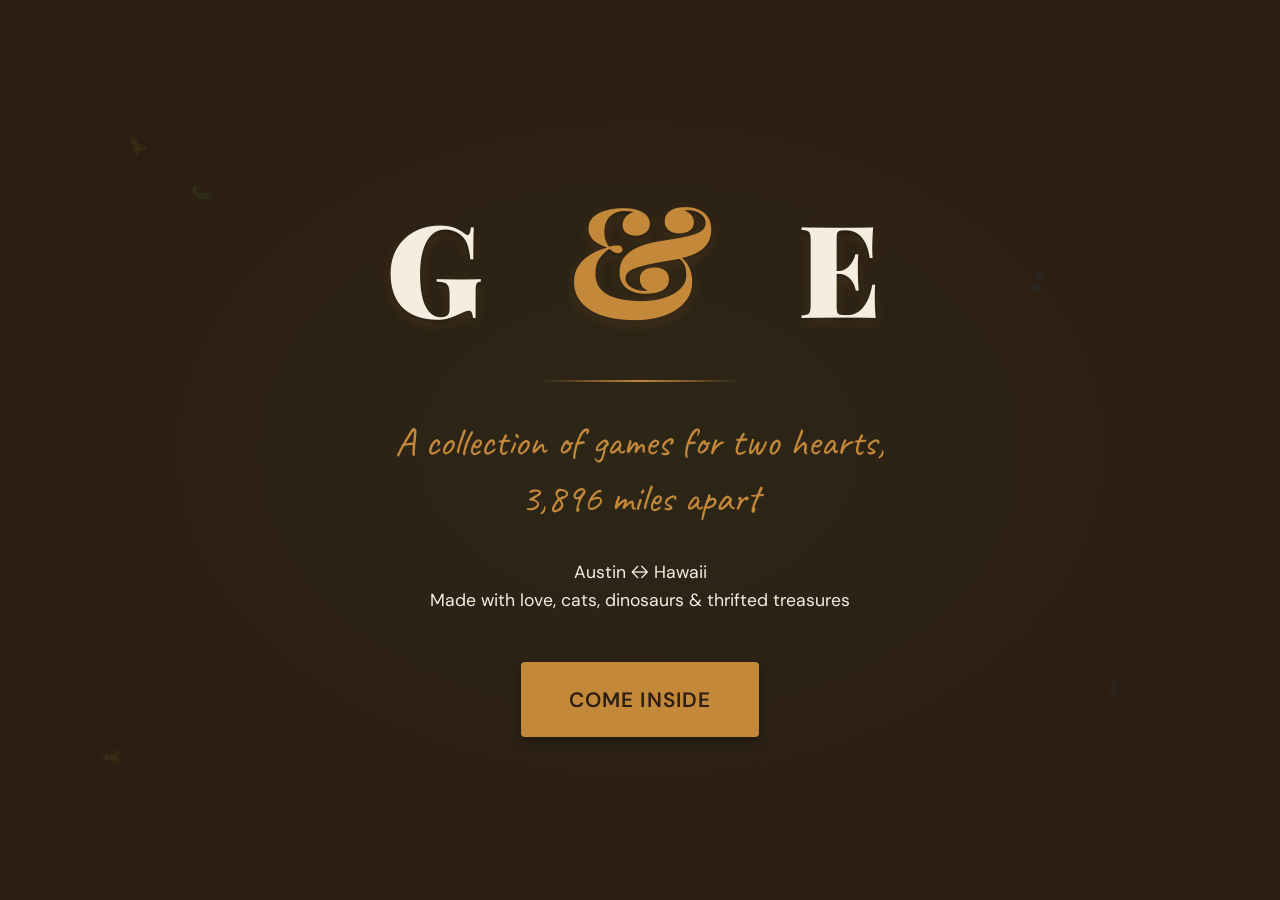
<file: index.html>
<!DOCTYPE html>
<html lang="en">
<head>
  <meta charset="UTF-8">
  <meta name="viewport" content="width=device-width, initial-scale=1.0">
  <title>G & E – A Gift for Us</title>
  <link rel="preconnect" href="https://fonts.googleapis.com">
  <link rel="preconnect" href="https://fonts.gstatic.com" crossorigin>
  <link href="https://fonts.googleapis.com/css2?family=Playfair+Display:wght@900&family=DM+Sans:wght@400;600;700&family=Caveat:wght@400;700&display=swap" rel="stylesheet">
  <link rel="stylesheet" href="styles.css">
  <style>
    .reveal-page {
      min-height: 100vh;
      display: flex;
      flex-direction: column;
      align-items: center;
      justify-content: center;
      text-align: center;
      padding: var(--spacing-lg);
      background: 
        radial-gradient(ellipse at center, rgba(45, 74, 46, 0.2) 0%, transparent 70%),
        var(--espresso);
      position: relative;
    }

    .reveal-content {
      max-width: 600px;
      opacity: 0;
      animation: fadeIn 2s ease-out 0.3s forwards;
    }

    .logo {
      font-family: var(--font-display);
      font-size: clamp(4rem, 12vw, 8rem);
      font-weight: 900;
      color: var(--cream);
      letter-spacing: 0.1em;
      margin-bottom: var(--spacing-md);
      text-shadow: 
        0 2px 4px rgba(0, 0, 0, 0.3),
        0 4px 12px rgba(196, 136, 58, 0.2);
      animation: pulse 3s ease-in-out infinite;
    }

    .ampersand {
      color: var(--amber);
      font-size: 1.2em;
      display: inline-block;
      margin: 0 0.2em;
    }

    .tagline {
      font-family: var(--font-handwritten);
      font-size: clamp(1.5rem, 4vw, 2.5rem);
      color: var(--amber);
      margin-bottom: var(--spacing-lg);
      opacity: 0;
      animation: fadeIn 2s ease-out 1s forwards;
      line-height: 1.4;
    }

    .subtitle {
      font-family: var(--font-body);
      font-size: 1.1rem;
      color: var(--cream);
      opacity: 0.8;
      margin-bottom: var(--spacing-xl);
      opacity: 0;
      animation: fadeIn 2s ease-out 1.5s forwards;
    }

    .enter-btn {
      opacity: 0;
      animation: fadeIn 1.5s ease-out 2s forwards;
      font-size: 1.3rem;
      padding: var(--spacing-md) var(--spacing-xl);
      letter-spacing: 0.05em;
      text-transform: uppercase;
    }

    .decorative-line {
      width: 200px;
      height: 2px;
      background: linear-gradient(
        90deg,
        transparent 0%,
        var(--amber) 50%,
        transparent 100%
      );
      margin: var(--spacing-lg) auto;
      opacity: 0;
      animation: fadeIn 2s ease-out 1.2s forwards;
    }

    /* Easter egg: tiny dinosaur footprints scattered around */
    .footprint {
      position: absolute;
      width: 20px;
      height: 20px;
      opacity: 0.1;
      color: var(--forest);
    }

    .footprint-1 { top: 15%; left: 10%; transform: rotate(25deg); }
    .footprint-2 { top: 20%; left: 15%; transform: rotate(-15deg); }
    .footprint-3 { top: 75%; right: 12%; transform: rotate(45deg); }
    .footprint-4 { bottom: 15%; left: 8%; transform: rotate(-30deg); }
    .footprint-5 { top: 30%; right: 18%; transform: rotate(60deg); }
  </style>
</head>
<body>
  <div class="reveal-page">
    <!-- Dinosaur footprints easter egg -->
    <div class="footprint footprint-1">🦖</div>
    <div class="footprint footprint-2">🦕</div>
    <div class="footprint footprint-3">🐾</div>
    <div class="footprint footprint-4">🦖</div>
    <div class="footprint footprint-5">🐾</div>

    <div class="reveal-content">
      <h1 class="logo">
        G <span class="ampersand">&</span> E
      </h1>
      
      <div class="decorative-line"></div>
      
      <p class="tagline">
        A collection of games for two hearts,<br>
        3,896 miles apart
      </p>
      
      <p class="subtitle">
        Austin ↔ Hawaii<br>
        Made with love, cats, dinosaurs & thrifted treasures
      </p>
      
      <button class="btn btn-primary enter-btn" onclick="enterSite()">
        Come Inside
      </button>
    </div>
  </div>

  <script>
    function enterSite() {
      // Store that they've seen the reveal
      localStorage.setItem('ge_revealed', 'true');
      
      // Check if already authenticated
      const isAuthenticated = localStorage.getItem('ge_authenticated');
      
      if (isAuthenticated === 'true') {
        window.location.href = 'hub.html';
      } else {
        window.location.href = 'enter.html';
      }
    }

    // If they've already seen the reveal and are authenticated, redirect to hub
    window.addEventListener('DOMContentLoaded', () => {
      const revealed = localStorage.getItem('ge_revealed');
      const authenticated = localStorage.getItem('ge_authenticated');
      
      // Always show the reveal page on direct navigation to index
      // but make the animation faster if they've seen it before
      if (revealed === 'true') {
        document.querySelector('.reveal-content').style.animationDuration = '0.8s';
        document.querySelector('.tagline').style.animationDuration = '0.8s';
        document.querySelector('.subtitle').style.animationDuration = '0.8s';
        document.querySelector('.enter-btn').style.animationDuration = '0.8s';
      }
    });
  </script>
</body>
</html>
</file>
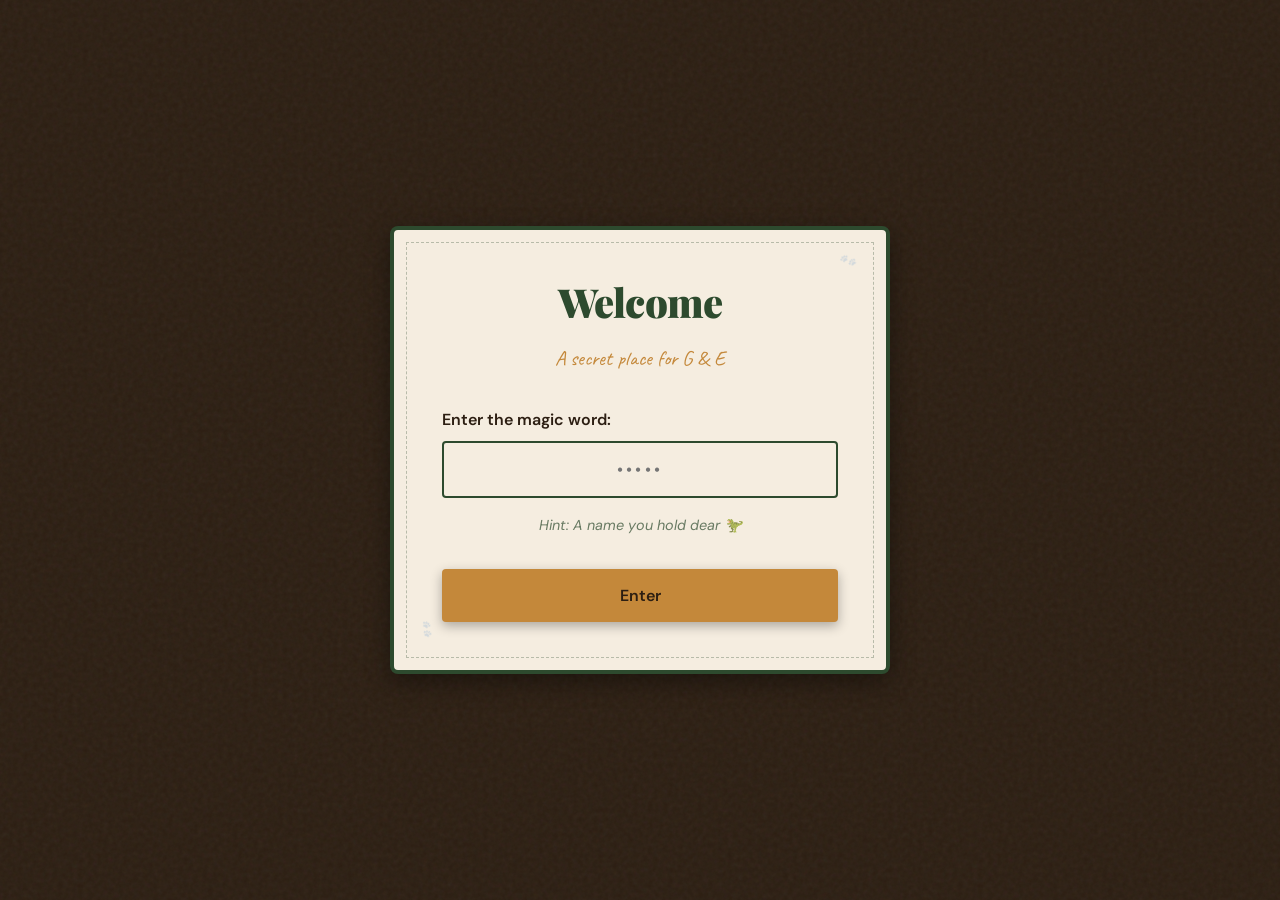
<file: enter.html>
<!DOCTYPE html>
<html lang="en">
<head>
  <meta charset="UTF-8">
  <meta name="viewport" content="width=device-width, initial-scale=1.0">
  <title>Enter – G & E</title>
  <link rel="preconnect" href="https://fonts.googleapis.com">
  <link rel="preconnect" href="https://fonts.gstatic.com" crossorigin>
  <link href="https://fonts.googleapis.com/css2?family=Playfair+Display:wght@900&family=DM+Sans:wght@400;600;700&family=Caveat:wght@400;700&display=swap" rel="stylesheet">
  <link rel="stylesheet" href="styles.css">
  <style>
    .auth-page {
      min-height: 100vh;
      display: flex;
      align-items: center;
      justify-content: center;
      padding: var(--spacing-lg);
    }

    .auth-container {
      background: var(--cream);
      color: var(--espresso);
      border: 4px solid var(--forest);
      border-radius: 8px;
      padding: var(--spacing-xl);
      max-width: 500px;
      width: 100%;
      box-shadow: 0 8px 24px rgba(0, 0, 0, 0.4);
      position: relative;
    }

    .auth-container::before {
      content: '';
      position: absolute;
      top: 12px;
      left: 12px;
      right: 12px;
      bottom: 12px;
      border: 1px dashed rgba(45, 74, 46, 0.3);
      pointer-events: none;
    }

    .auth-title {
      font-family: var(--font-display);
      font-size: 2.5rem;
      color: var(--forest);
      margin-bottom: var(--spacing-sm);
      text-align: center;
    }

    .auth-subtitle {
      font-family: var(--font-handwritten);
      font-size: 1.3rem;
      color: var(--amber);
      text-align: center;
      margin-bottom: var(--spacing-lg);
    }

    .form-group {
      margin-bottom: var(--spacing-lg);
    }

    .form-group label {
      color: var(--espresso);
      font-weight: 600;
    }

    .passphrase-input {
      font-size: 1.2rem;
      text-align: center;
      letter-spacing: 0.2em;
      font-weight: 600;
    }

    .player-selection {
      display: none;
      margin-top: var(--spacing-lg);
    }

    .player-selection.visible {
      display: block;
      animation: fadeIn 0.5s ease-out;
    }

    .player-buttons {
      display: grid;
      grid-template-columns: 1fr 1fr;
      gap: var(--spacing-md);
      margin-top: var(--spacing-md);
    }

    .player-btn {
      padding: var(--spacing-lg);
      font-size: 1.5rem;
      font-family: var(--font-display);
      font-weight: 900;
      border: 3px solid var(--forest);
      background: white;
      color: var(--espresso);
      cursor: pointer;
      transition: var(--transition-bounce);
      position: relative;
      overflow: hidden;
    }

    .player-btn::before {
      content: '';
      position: absolute;
      top: 0;
      left: -100%;
      width: 100%;
      height: 100%;
      background: linear-gradient(90deg, transparent, rgba(196, 136, 58, 0.3), transparent);
      transition: left 0.5s;
    }

    .player-btn:hover {
      transform: scale(1.05);
      border-color: var(--amber);
      background: var(--amber);
      color: var(--espresso);
    }

    .player-btn:hover::before {
      left: 100%;
    }

    .player-btn.ethan {
      border-color: var(--denim);
    }

    .player-btn.ethan:hover {
      background: var(--denim);
      color: var(--cream);
    }

    .player-btn.garrick {
      border-color: var(--rust);
    }

    .player-btn.garrick:hover {
      background: var(--rust);
      color: var(--cream);
    }

    .error-message {
      color: var(--popsicle-red);
      text-align: center;
      margin-top: var(--spacing-sm);
      font-weight: 600;
      display: none;
    }

    .error-message.visible {
      display: block;
      animation: fadeIn 0.3s ease-out;
    }

    .hint {
      font-size: 0.9rem;
      color: var(--forest);
      opacity: 0.7;
      text-align: center;
      margin-top: var(--spacing-sm);
      font-style: italic;
    }

    /* Easter egg: small cat paw prints */
    .paw-print {
      position: absolute;
      font-size: 0.8rem;
      opacity: 0.15;
      user-select: none;
    }

    .paw-1 { top: 20px; right: 30px; transform: rotate(-20deg); }
    .paw-2 { bottom: 30px; left: 25px; transform: rotate(40deg); }
  </style>
</head>
<body>
  <div class="auth-page">
    <div class="auth-container">
      <span class="paw-print paw-1">🐾</span>
      <span class="paw-print paw-2">🐾</span>

      <h1 class="auth-title">Welcome</h1>
      <p class="auth-subtitle">A secret place for G & E</p>

      <form id="authForm" onsubmit="checkPassphrase(event)">
        <div class="form-group">
          <label for="passphrase">Enter the magic word:</label>
          <input 
            type="password" 
            id="passphrase" 
            class="passphrase-input" 
            placeholder="•••••"
            autocomplete="off"
            required
          >
          <p class="hint">Hint: A name you hold dear 🦖</p>
        </div>

        <button type="submit" class="btn btn-primary" style="width: 100%;">
          Enter
        </button>

        <div class="error-message" id="errorMessage">
          Hmm, that's not quite right. Try again!
        </div>
      </form>

      <div class="player-selection" id="playerSelection">
        <p style="text-align: center; font-weight: 600; margin-bottom: var(--spacing-sm);">
          Who are you today?
        </p>
        <div class="player-buttons">
          <button class="player-btn ethan" onclick="selectPlayer('E')">
            E
          </button>
          <button class="player-btn garrick" onclick="selectPlayer('G')">
            G
          </button>
        </div>
      </div>
    </div>
  </div>

  <script>
    function checkPassphrase(event) {
      event.preventDefault();
      
      const input = document.getElementById('passphrase').value.toLowerCase().trim();
      const errorMessage = document.getElementById('errorMessage');
      const playerSelection = document.getElementById('playerSelection');
      const form = document.getElementById('authForm');
      
      // Accept "garrick" (logs in as G) or "ethan" (logs in as E)
      if (input === 'garrick' || input === 'ethan') {
        // Correct passphrase — auto-select player based on name
        errorMessage.classList.remove('visible');
        localStorage.setItem('ge_passphrase_valid', 'true');
        
        const player = (input === 'ethan') ? 'E' : 'G';
        localStorage.setItem('ge_player', player);
        localStorage.setItem('ge_authenticated', 'true');
        
        // Navigate to hub
        window.location.href = 'hub.html';
      } else {
        // Incorrect passphrase
        errorMessage.classList.add('visible');
        document.getElementById('passphrase').value = '';
        document.getElementById('passphrase').focus();
        
        // Shake animation
        document.querySelector('.auth-container').style.animation = 'shake 0.5s';
        setTimeout(() => {
          document.querySelector('.auth-container').style.animation = '';
        }, 500);
      }
    }

    function selectPlayer(player) {
      // Store player selection
      localStorage.setItem('ge_player', player);
      localStorage.setItem('ge_authenticated', 'true');
      
      // Navigate to hub
      window.location.href = 'hub.html';
    }

    // Check if already authenticated
    window.addEventListener('DOMContentLoaded', () => {
      const authenticated = localStorage.getItem('ge_authenticated');
      if (authenticated === 'true') {
        window.location.href = 'hub.html';
      }
    });

    // Add shake animation
    const style = document.createElement('style');
    style.textContent = `
      @keyframes shake {
        0%, 100% { transform: translateX(0); }
        10%, 30%, 50%, 70%, 90% { transform: translateX(-10px); }
        20%, 40%, 60%, 80% { transform: translateX(10px); }
      }
    `;
    document.head.appendChild(style);
  </script>
</body>
</html>
</file>
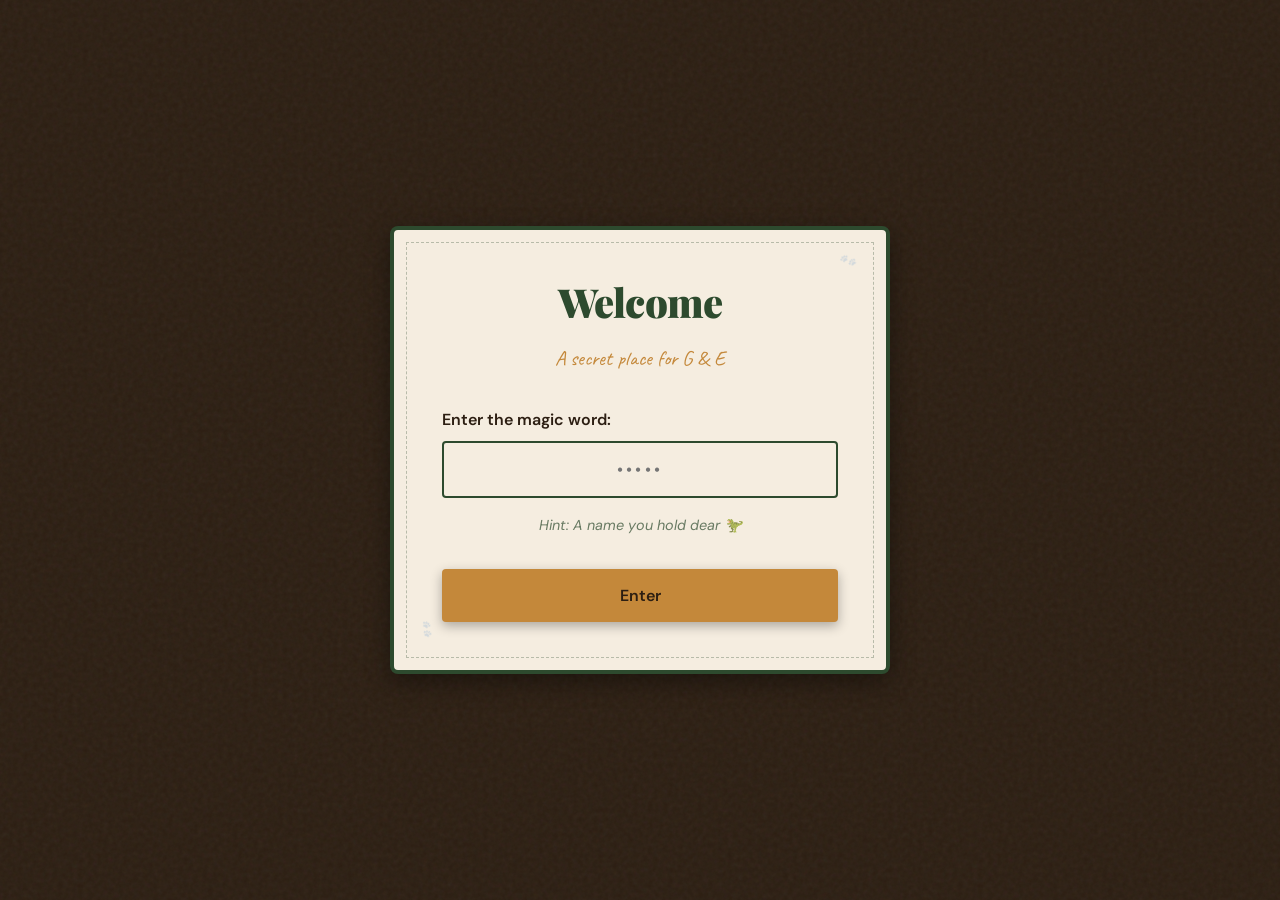
<file: hub.html>
<!DOCTYPE html>
<html lang="en">
<head>
  <meta charset="UTF-8">
  <meta name="viewport" content="width=device-width, initial-scale=1.0">
  <title>The Hub – G & E</title>
  <link rel="preconnect" href="https://fonts.googleapis.com">
  <link rel="preconnect" href="https://fonts.gstatic.com" crossorigin>
  <link href="https://fonts.googleapis.com/css2?family=Playfair+Display:wght@900&family=DM+Sans:wght@400;600;700&family=Caveat:wght@400;700&display=swap" rel="stylesheet">
  <link rel="stylesheet" href="styles.css">
  <style>
    .hub-page {
      min-height: 100vh;
      padding: var(--spacing-xl) var(--spacing-md);
    }

    .hub-header {
      text-align: center;
      margin-bottom: var(--spacing-xl);
      animation: fadeIn 0.8s ease-out;
    }

    .greeting {
      font-family: var(--font-display);
      font-size: clamp(2rem, 5vw, 3.5rem);
      color: var(--cream);
      margin-bottom: var(--spacing-sm);
    }

    .player-name {
      color: var(--amber);
    }

    .time-message {
      font-family: var(--font-handwritten);
      font-size: 1.5rem;
      color: var(--amber);
      margin-bottom: var(--spacing-md);
    }

    .distance-display {
      display: inline-block;
      background: rgba(245, 237, 224, 0.1);
      border: 2px solid var(--forest);
      border-radius: 8px;
      padding: var(--spacing-md) var(--spacing-lg);
      margin: var(--spacing-md) 0;
    }

    .distance-label {
      font-size: 0.9rem;
      color: var(--denim);
      text-transform: uppercase;
      letter-spacing: 0.1em;
      margin-bottom: var(--spacing-xs);
    }

    .distance-value {
      font-family: var(--font-display);
      font-size: 2rem;
      color: var(--amber);
    }

    .location-emoji {
      font-size: 1.2rem;
    }

    .games-section {
      max-width: 1200px;
      margin: 0 auto;
      padding: var(--spacing-lg) 0;
    }

    .section-title {
      font-family: var(--font-display);
      font-size: 2rem;
      color: var(--cream);
      margin-bottom: var(--spacing-lg);
      text-align: center;
    }

    .game-card {
      background: linear-gradient(145deg, var(--cream) 0%, #EDE5D8 100%);
      border: 4px solid var(--forest);
      border-radius: 8px;
      padding: var(--spacing-lg);
      text-align: center;
      transition: var(--transition-bounce);
      position: relative;
      cursor: pointer;
      text-decoration: none;
      display: block;
      color: var(--espresso);
    }

    .game-card::after {
      content: '';
      position: absolute;
      top: 10px;
      left: 10px;
      right: 10px;
      bottom: 10px;
      border: 1px dashed rgba(45, 74, 46, 0.3);
      pointer-events: none;
      border-radius: 4px;
    }

    .game-card:hover {
      transform: translateY(-12px) rotate(-1deg);
      box-shadow: 0 16px 32px rgba(0, 0, 0, 0.3);
      border-color: var(--amber);
    }

    .game-icon {
      font-size: 4rem;
      margin-bottom: var(--spacing-sm);
      display: block;
    }

    .game-title {
      font-family: var(--font-display);
      font-size: 1.8rem;
      color: var(--forest);
      margin-bottom: var(--spacing-sm);
    }

    .game-description {
      color: var(--espresso);
      font-size: 0.95rem;
      line-height: 1.5;
      opacity: 0.8;
    }

    .polaroid-section {
      max-width: 1200px;
      margin: var(--spacing-xl) auto;
      padding: var(--spacing-xl);
      background: rgba(245, 237, 224, 0.05);
      border: 2px dashed var(--forest);
      border-radius: 8px;
      text-align: center;
    }

    .polaroid-preview {
      display: flex;
      gap: var(--spacing-md);
      justify-content: center;
      flex-wrap: wrap;
      margin-top: var(--spacing-lg);
      min-height: 100px;
    }

    .view-wall-btn {
      margin-top: var(--spacing-md);
    }

    .logout-btn {
      position: fixed;
      top: var(--spacing-md);
      right: var(--spacing-md);
      background: rgba(44, 30, 18, 0.7);
      color: var(--cream);
      border: 2px solid var(--rust);
      padding: var(--spacing-sm) var(--spacing-md);
      border-radius: 50px;
      cursor: pointer;
      font-family: var(--font-body);
      font-weight: 600;
      transition: var(--transition-smooth);
      z-index: 100;
    }

    .logout-btn:hover {
      background: var(--rust);
      transform: scale(1.05);
    }

    /* Easter eggs scattered */
    .easter-egg {
      position: fixed;
      font-size: 1.5rem;
      opacity: 0.2;
      user-select: none;
      pointer-events: none;
      animation: float 6s ease-in-out infinite;
    }

    @keyframes float {
      0%, 100% { transform: translateY(0px); }
      50% { transform: translateY(-20px); }
    }

    .egg-1 { top: 10%; right: 5%; animation-delay: 0s; }
    .egg-2 { bottom: 15%; left: 8%; animation-delay: 1s; }
    .egg-3 { top: 60%; right: 10%; animation-delay: 2s; }
  </style>
</head>
<body>
  <button class="logout-btn" onclick="logout()">Logout</button>

  <!-- Easter eggs -->
  <div class="easter-egg egg-1">🐱</div>
  <div class="easter-egg egg-2">🦋</div>
  <div class="easter-egg egg-3">🏃</div>

  <div class="hub-page">
    <div class="hub-header">
      <h1 class="greeting">
        <span id="timeGreeting">Hello</span>, <span class="player-name" id="playerName">Friend</span>
      </h1>
      <p class="time-message" id="timeMessage">Welcome back to our little corner of the internet</p>
      
      <div class="distance-display">
        <div class="distance-label">Current Distance</div>
        <div class="distance-value">
          <span class="location-emoji">🤠</span>
          3,896 miles
          <span class="location-emoji">🌺</span>
        </div>
        <div style="font-size: 0.85rem; color: var(--forest); margin-top: 4px;">
          Austin ↔ Hawaii
        </div>
      </div>
    </div>

    <div class="games-section">
      <h2 class="section-title">Choose Your Adventure</h2>
      
      <div class="game-grid">
        <a href="sketch.html" class="game-card specimen-card">
          <span class="game-icon">🎨</span>
          <h3 class="game-title">Sketch & Guess</h3>
          <p class="game-description">
            Draw your heart out! Take turns creating masterpieces (or disasters) 
            and guessing what they are. Warning: artistic ability not required.
          </p>
        </a>

        <a href="questions.html" class="game-card specimen-card">
          <span class="game-icon">🃏</span>
          <h3 class="game-title">The Question Deck</h3>
          <p class="game-description">
            Three levels of curiosity: Surface, Deeper, and Deep End. 
            Pull a card, take turns answering. Save the good ones for later.
          </p>
        </a>

        <a href="knowme.html" class="game-card specimen-card">
          <span class="game-icon">🎯</span>
          <h3 class="game-title">How Well Do You Know Me?</h3>
          <p class="game-description">
            Think you know each other? Put it to the test. 
            Answer questions about your partner and see how well you match up.
          </p>
        </a>
      </div>
    </div>

    <div class="polaroid-section">
      <h2 class="section-title">Polaroid Wall</h2>
      <p style="color: var(--cream); margin-bottom: var(--spacing-sm);">
        A collection of moments, memories, and inside jokes
      </p>
      <p class="handwritten" style="color: var(--amber); font-size: 1.3rem;">
        (Coming soon: Upload photos from your adventures!)
      </p>
      <div class="polaroid-preview" id="polaroidPreview">
        <!-- Polaroids will be loaded here -->
      </div>
      <a href="wall.html" class="btn btn-secondary view-wall-btn">
        View Full Wall →
      </a>
    </div>
  </div>

  <script>
    // Check authentication
    window.addEventListener('DOMContentLoaded', () => {
      const authenticated = localStorage.getItem('ge_authenticated');
      if (authenticated !== 'true') {
        window.location.href = 'enter.html';
        return;
      }

      // Load player info
      const player = localStorage.getItem('ge_player') || 'Friend';
      const playerNames = {
        'E': 'Ethan',
        'G': 'garrick'
      };
      document.getElementById('playerName').textContent = playerNames[player] || player;

      // Set time-based greeting
      const hour = new Date().getHours();
      let greeting, message;

      if (hour < 6) {
        greeting = "Burning the midnight oil";
        message = "The night owls emerge... ✨";
      } else if (hour < 12) {
        greeting = "Good morning";
        message = "Rise and shine, sunshine ☀️";
      } else if (hour < 17) {
        greeting = "Good afternoon";
        message = "Perfect time for a game break 🎮";
      } else if (hour < 21) {
        greeting = "Good evening";
        message = "Let's wind down together 🌙";
      } else {
        greeting = "Good evening";
        message = "Late night adventures await 🌠";
      }

      document.getElementById('timeGreeting').textContent = greeting;
      document.getElementById('timeMessage').textContent = message;

      // Load polaroid preview
      loadPolaroidPreview();
    });

    function loadPolaroidPreview() {
      const polaroids = JSON.parse(localStorage.getItem('ge_polaroids') || '[]');
      const preview = document.getElementById('polaroidPreview');
      
      if (polaroids.length === 0) {
        preview.innerHTML = '<p style="color: var(--cream); opacity: 0.6;">No photos yet. Be the first to add one!</p>';
        return;
      }

      // Show up to 3 random polaroids
      const sample = polaroids.sort(() => 0.5 - Math.random()).slice(0, 3);
      preview.innerHTML = sample.map((p, i) => `
        <div class="polaroid" style="transform: rotate(${(i - 1) * 3}deg);">
          <img src="${p.image}" alt="${p.caption}" style="width: 150px; height: 150px; object-fit: cover;">
          <div class="polaroid-caption">${p.caption}</div>
        </div>
      `).join('');
    }

    function logout() {
      if (confirm('Are you sure you want to logout?')) {
        localStorage.removeItem('ge_authenticated');
        localStorage.removeItem('ge_player');
        window.location.href = 'enter.html';
      }
    }
  </script>
</body>
</html>
</file>
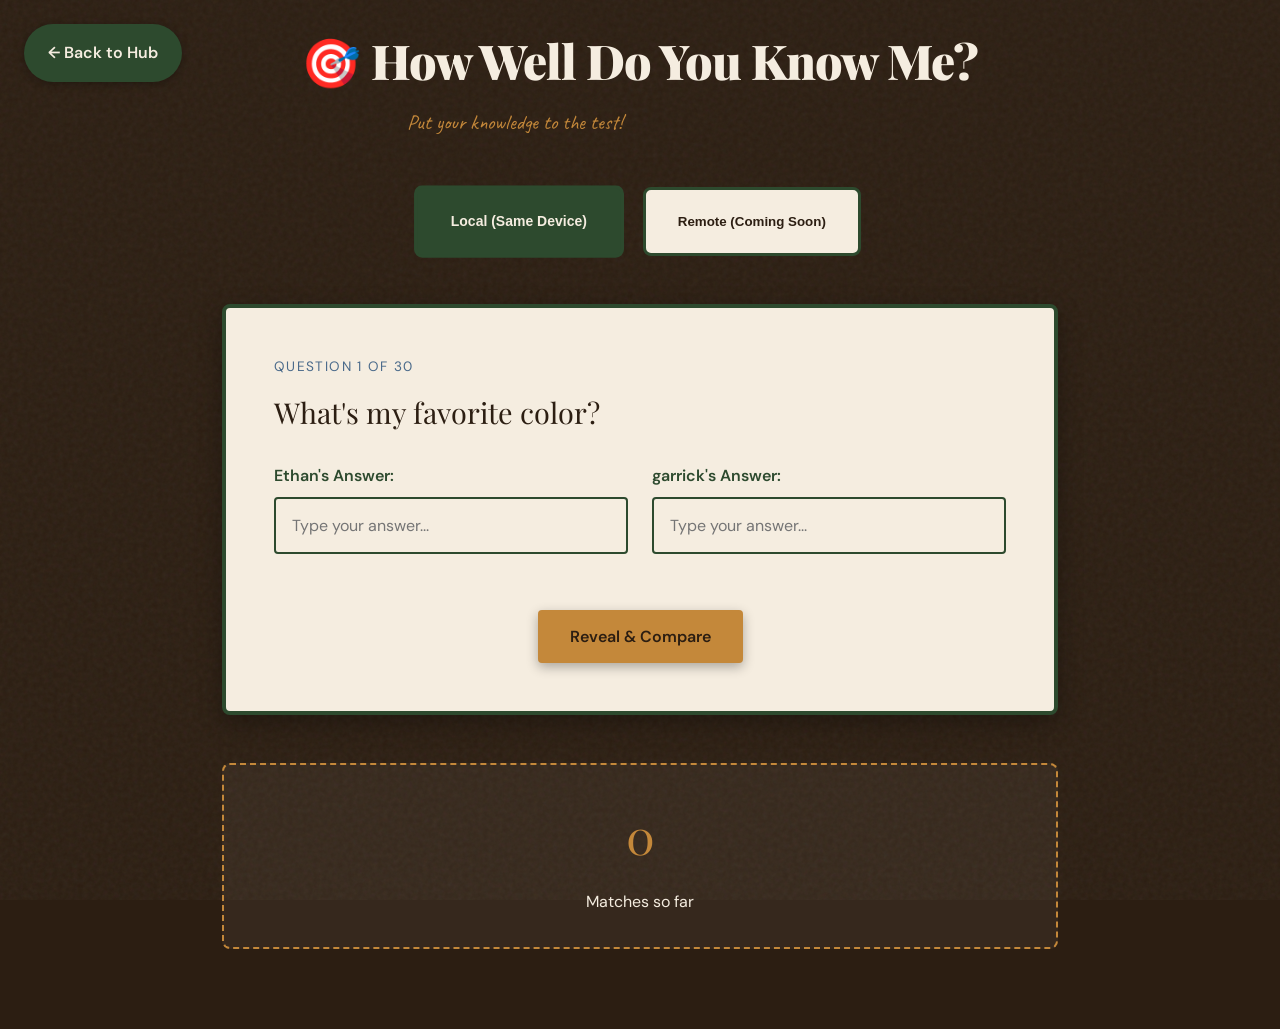
<file: knowme.html>
<!DOCTYPE html>
<html lang="en">
<head>
  <meta charset="UTF-8">
  <meta name="viewport" content="width=device-width, initial-scale=1.0">
  <title>How Well Do You Know Me? – G & E</title>
  <link rel="preconnect" href="https://fonts.googleapis.com">
  <link rel="preconnect" href="https://fonts.gstatic.com" crossorigin>
  <link href="https://fonts.googleapis.com/css2?family=Playfair+Display:wght@900&family=DM+Sans:wght@400;600;700&family=Caveat:wght@400;700&display=swap" rel="stylesheet">
  <link rel="stylesheet" href="styles.css">
  <style>
    .knowme-page {
      padding: var(--spacing-lg);
      max-width: 900px;
      margin: 0 auto;
      min-height: 100vh;
    }

    .page-header {
      text-align: center;
      margin-bottom: var(--spacing-xl);
    }

    .page-title {
      font-family: var(--font-display);
      font-size: clamp(2rem, 5vw, 3rem);
      color: var(--cream);
      margin-bottom: var(--spacing-sm);
    }

    .page-subtitle {
      font-family: var(--font-handwritten);
      font-size: 1.3rem;
      color: var(--amber);
    }

    .game-mode-selector {
      display: flex;
      gap: var(--spacing-md);
      justify-content: center;
      margin-bottom: var(--spacing-xl);
      flex-wrap: wrap;
    }

    .mode-btn {
      padding: var(--spacing-md) var(--spacing-lg);
      font-weight: 600;
      border: 3px solid var(--forest);
      border-radius: 8px;
      background: var(--cream);
      color: var(--espresso);
      cursor: pointer;
      transition: var(--transition-smooth);
    }

    .mode-btn:hover {
      transform: translateY(-2px);
      background: var(--amber);
    }

    .mode-btn.active {
      background: var(--forest);
      color: var(--cream);
      transform: scale(1.05);
    }

    .question-container {
      background: var(--cream);
      color: var(--espresso);
      border: 4px solid var(--forest);
      border-radius: 8px;
      padding: var(--spacing-xl);
      margin-bottom: var(--spacing-lg);
      position: relative;
      box-shadow: 0 8px 24px rgba(0, 0, 0, 0.3);
    }

    .question-number {
      font-size: 0.85rem;
      color: var(--denim);
      text-transform: uppercase;
      letter-spacing: 0.1em;
      margin-bottom: var(--spacing-sm);
    }

    .question-text {
      font-family: var(--font-display);
      font-size: 1.8rem;
      margin-bottom: var(--spacing-lg);
      line-height: 1.3;
    }

    .answer-section {
      margin-top: var(--spacing-md);
    }

    .answer-label {
      font-weight: 600;
      margin-bottom: var(--spacing-xs);
      display: block;
      color: var(--forest);
    }

    .answer-input {
      width: 100%;
      padding: var(--spacing-sm);
      font-size: 1rem;
      border: 2px solid var(--forest);
      border-radius: 4px;
      margin-bottom: var(--spacing-md);
      font-family: var(--font-body);
    }

    .answer-input:focus {
      outline: none;
      border-color: var(--amber);
      box-shadow: 0 0 0 3px rgba(196, 136, 58, 0.2);
    }

    .player-answers {
      display: grid;
      grid-template-columns: 1fr 1fr;
      gap: var(--spacing-md);
      margin-bottom: var(--spacing-lg);
    }

    @media (max-width: 600px) {
      .player-answers {
        grid-template-columns: 1fr;
      }
    }

    .player-answer-box {
      background: rgba(45, 74, 46, 0.1);
      border: 2px solid var(--forest);
      border-radius: 8px;
      padding: var(--spacing-md);
    }

    .player-answer-box.revealed {
      animation: fadeIn 0.5s ease-out;
    }

    .player-answer-box.match {
      background: rgba(111, 191, 74, 0.2);
      border-color: var(--warhead-green);
    }

    .player-answer-box.no-match {
      background: rgba(214, 59, 59, 0.1);
      border-color: var(--popsicle-red);
    }

    .answer-display {
      font-family: var(--font-handwritten);
      font-size: 1.3rem;
      color: var(--espresso);
      margin-top: var(--spacing-xs);
    }

    .action-buttons {
      display: flex;
      gap: var(--spacing-md);
      justify-content: center;
      flex-wrap: wrap;
      margin-top: var(--spacing-lg);
    }

    .score-display {
      text-align: center;
      margin: var(--spacing-xl) 0;
      padding: var(--spacing-lg);
      background: rgba(245, 237, 224, 0.05);
      border: 2px dashed var(--amber);
      border-radius: 8px;
    }

    .score-value {
      font-family: var(--font-display);
      font-size: 3rem;
      color: var(--amber);
    }

    .score-label {
      color: var(--cream);
      margin-top: var(--spacing-sm);
    }

    .match-indicator {
      text-align: center;
      font-size: 3rem;
      margin: var(--spacing-md) 0;
    }

    .game-complete {
      text-align: center;
      padding: var(--spacing-xl);
      background: linear-gradient(145deg, var(--cream) 0%, #EDE5D8 100%);
      border: 4px solid var(--amber);
      border-radius: 8px;
      color: var(--espresso);
      display: none;
    }

    .game-complete.visible {
      display: block;
      animation: fadeIn 0.8s ease-out;
    }

    .complete-title {
      font-family: var(--font-display);
      font-size: 2.5rem;
      color: var(--forest);
      margin-bottom: var(--spacing-md);
    }

    .complete-message {
      font-size: 1.1rem;
      margin-bottom: var(--spacing-lg);
    }
  </style>
</head>
<body>
  <a href="hub.html" class="nav-back">← Back to Hub</a>

  <div class="knowme-page">
    <div class="page-header">
      <h1 class="page-title">🎯 How Well Do You Know Me?</h1>
      <p class="page-subtitle">Put your knowledge to the test!</p>
    </div>

    <div class="game-mode-selector">
      <button class="mode-btn active" onclick="selectMode('local')">
        Local (Same Device)
      </button>
      <button class="mode-btn" onclick="selectMode('remote')">
        Remote (Coming Soon)
      </button>
    </div>

    <div id="gameArea">
      <div class="question-container">
        <div class="question-number" id="questionNumber">Question 1 of 30</div>
        <div class="question-text" id="questionText">
          Loading question...
        </div>

        <div id="inputMode">
          <div class="player-answers">
            <div>
              <label class="answer-label">Ethan's Answer:</label>
              <input type="text" class="answer-input" id="answerE" placeholder="Type your answer...">
            </div>
            <div>
              <label class="answer-label">garrick's Answer:</label>
              <input type="text" class="answer-input" id="answerG" placeholder="Type your answer...">
            </div>
          </div>

          <div class="action-buttons">
            <button class="btn btn-primary" onclick="revealAnswers()">
              Reveal & Compare
            </button>
          </div>
        </div>

        <div id="revealMode" style="display: none;">
          <div class="player-answers">
            <div class="player-answer-box" id="revealE">
              <div class="answer-label">Ethan said:</div>
              <div class="answer-display" id="displayE">—</div>
            </div>
            <div class="player-answer-box" id="revealG">
              <div class="answer-label">garrick said:</div>
              <div class="answer-display" id="displayG">—</div>
            </div>
          </div>

          <div class="match-indicator" id="matchIndicator"></div>

          <div class="action-buttons">
            <button class="btn btn-primary" onclick="nextQuestion()">
              Next Question →
            </button>
            <button class="btn btn-ghost" onclick="resetAnswers()">
              Change Answers
            </button>
          </div>
        </div>
      </div>

      <div class="score-display">
        <div class="score-value" id="scoreDisplay">0</div>
        <div class="score-label">
          Matches so far
        </div>
      </div>
    </div>

    <div class="game-complete" id="gameComplete">
      <div class="complete-title">Game Complete! 🎉</div>
      <div class="complete-message">
        You matched on <strong id="finalScore">0</strong> out of 30 questions!
      </div>
      <div class="complete-message" id="completeMessage">
        <!-- Dynamic message based on score -->
      </div>
      <button class="btn btn-primary" onclick="restartGame()">
        Play Again
      </button>
      <button class="btn btn-secondary" onclick="window.location.href='hub.html'">
        Back to Hub
      </button>
    </div>
  </div>

  <script src="knowme.js"></script>
</body>
</html>
</file>
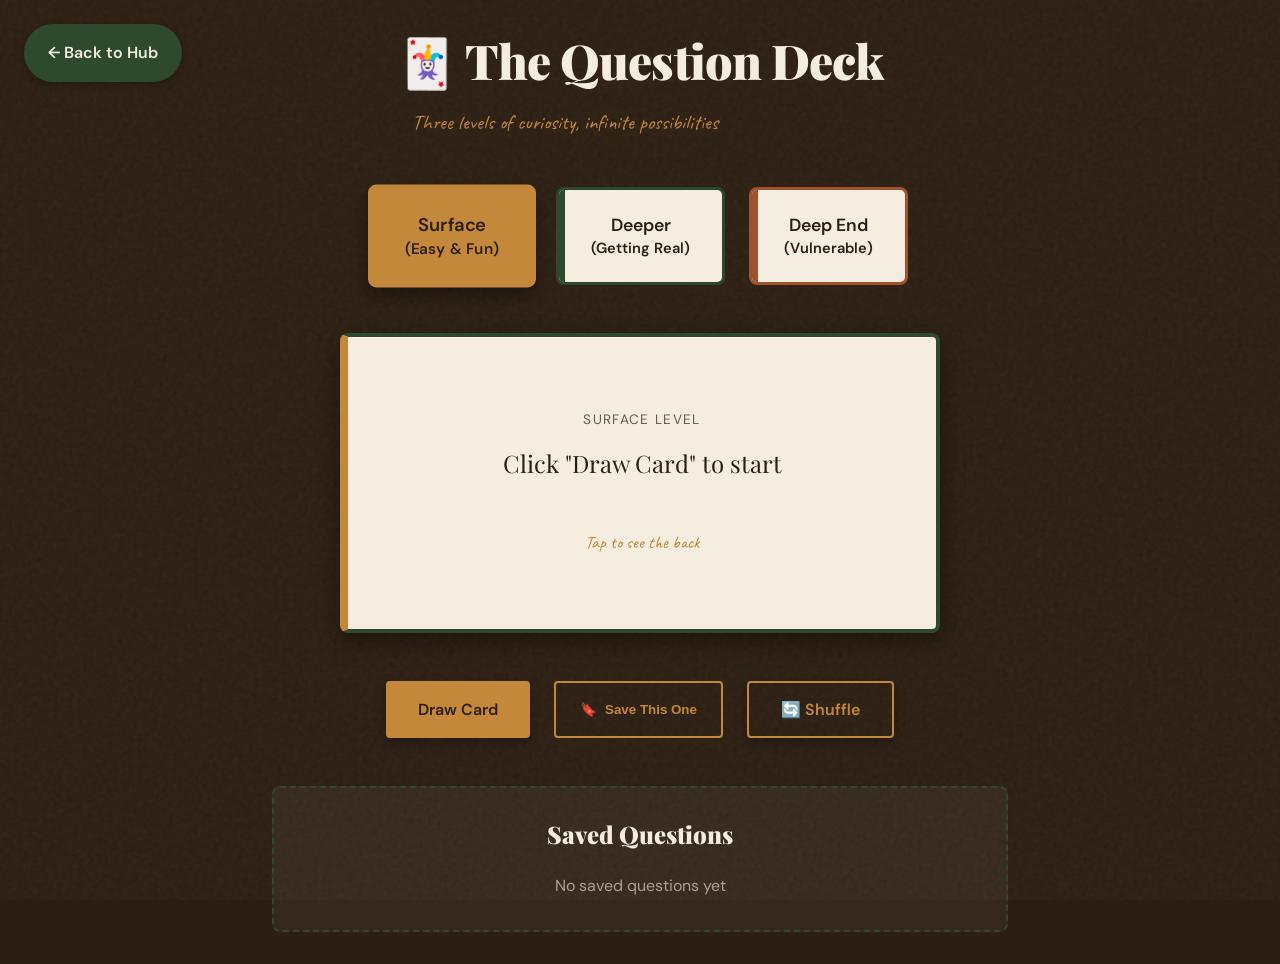
<file: questions.html>
<!DOCTYPE html>
<html lang="en">
<head>
  <meta charset="UTF-8">
  <meta name="viewport" content="width=device-width, initial-scale=1.0">
  <title>The Question Deck – G & E</title>
  <link rel="preconnect" href="https://fonts.googleapis.com">
  <link rel="preconnect" href="https://fonts.gstatic.com" crossorigin>
  <link href="https://fonts.googleapis.com/css2?family=Playfair+Display:wght@900&family=DM+Sans:wght@400;600;700&family=Caveat:wght@400;700&display=swap" rel="stylesheet">
  <link rel="stylesheet" href="styles.css">
  <style>
    .questions-page {
      padding: var(--spacing-lg);
      max-width: 800px;
      margin: 0 auto;
      min-height: 100vh;
    }

    .page-header {
      text-align: center;
      margin-bottom: var(--spacing-xl);
    }

    .page-title {
      font-family: var(--font-display);
      font-size: clamp(2rem, 5vw, 3rem);
      color: var(--cream);
      margin-bottom: var(--spacing-sm);
    }

    .page-subtitle {
      font-family: var(--font-handwritten);
      font-size: 1.3rem;
      color: var(--amber);
    }

    .level-selector {
      display: flex;
      gap: var(--spacing-md);
      justify-content: center;
      margin-bottom: var(--spacing-xl);
      flex-wrap: wrap;
    }

    .level-btn {
      padding: var(--spacing-md) var(--spacing-lg);
      font-family: var(--font-body);
      font-weight: 600;
      font-size: 1.1rem;
      border: 3px solid;
      border-radius: 8px;
      cursor: pointer;
      transition: var(--transition-smooth);
      background: var(--cream);
      color: var(--espresso);
      position: relative;
      overflow: hidden;
    }

    .level-btn::before {
      content: '';
      position: absolute;
      left: 0;
      top: 0;
      width: 6px;
      height: 100%;
    }

    .level-btn.level-1 {
      border-color: var(--amber);
    }

    .level-btn.level-1::before {
      background: var(--amber);
    }

    .level-btn.level-2 {
      border-color: var(--forest);
    }

    .level-btn.level-2::before {
      background: var(--forest);
    }

    .level-btn.level-3 {
      border-color: var(--rust);
    }

    .level-btn.level-3::before {
      background: var(--rust);
    }

    .level-btn:hover {
      transform: translateY(-4px);
      box-shadow: 0 8px 16px rgba(0, 0, 0, 0.3);
    }

    .level-btn.active {
      transform: scale(1.05);
      box-shadow: 0 8px 16px rgba(0, 0, 0, 0.4);
    }

    .level-btn.active.level-1 {
      background: var(--amber);
    }

    .level-btn.active.level-2 {
      background: var(--forest);
      color: var(--cream);
    }

    .level-btn.active.level-3 {
      background: var(--rust);
      color: var(--cream);
    }

    .card-container {
      perspective: 1000px;
      margin-bottom: var(--spacing-xl);
      min-height: 300px;
      display: flex;
      align-items: center;
      justify-content: center;
    }

    .question-card {
      width: 100%;
      max-width: 600px;
      min-height: 300px;
      position: relative;
      transform-style: preserve-3d;
      transition: transform 0.6s;
      cursor: pointer;
    }

    .question-card.flipped {
      transform: rotateY(180deg);
    }

    .card-face {
      position: absolute;
      width: 100%;
      min-height: 300px;
      backface-visibility: hidden;
      border-radius: 8px;
      padding: var(--spacing-xl);
      display: flex;
      flex-direction: column;
      justify-content: center;
      align-items: center;
      text-align: center;
      box-shadow: 0 8px 24px rgba(0, 0, 0, 0.4);
    }

    .card-front {
      background: var(--cream);
      border: 4px solid var(--forest);
      color: var(--espresso);
    }

    .card-front.level-1 { border-left: 8px solid var(--amber); }
    .card-front.level-2 { border-left: 8px solid var(--forest); }
    .card-front.level-3 { border-left: 8px solid var(--rust); }

    .card-back {
      background: var(--forest);
      color: var(--cream);
      transform: rotateY(180deg);
      border: 4px solid var(--amber);
    }

    .card-label {
      font-size: 0.85rem;
      text-transform: uppercase;
      letter-spacing: 0.1em;
      opacity: 0.7;
      margin-bottom: var(--spacing-sm);
    }

    .question-text {
      font-family: var(--font-display);
      font-size: 1.5rem;
      line-height: 1.4;
      margin-bottom: var(--spacing-md);
    }

    .tap-hint {
      font-family: var(--font-handwritten);
      font-size: 1.1rem;
      color: var(--amber);
      margin-top: var(--spacing-md);
    }

    .card-actions {
      display: flex;
      gap: var(--spacing-md);
      justify-content: center;
      flex-wrap: wrap;
      margin-top: var(--spacing-lg);
    }

    .bookmark-btn {
      background: transparent;
      border: 2px solid var(--amber);
      color: var(--amber);
      padding: var(--spacing-sm) var(--spacing-md);
      border-radius: 4px;
      cursor: pointer;
      font-weight: 600;
      transition: var(--transition-smooth);
      display: flex;
      align-items: center;
      gap: var(--spacing-xs);
    }

    .bookmark-btn:hover {
      background: var(--amber);
      color: var(--espresso);
    }

    .bookmark-btn.saved {
      background: var(--amber);
      color: var(--espresso);
    }

    .saved-questions {
      margin-top: var(--spacing-xl);
      padding: var(--spacing-lg);
      background: rgba(245, 237, 224, 0.05);
      border: 2px dashed var(--forest);
      border-radius: 8px;
    }

    .saved-title {
      font-family: var(--font-display);
      font-size: 1.5rem;
      color: var(--cream);
      margin-bottom: var(--spacing-md);
      text-align: center;
    }

    .saved-list {
      list-style: none;
    }

    .saved-item {
      background: var(--cream);
      color: var(--espresso);
      padding: var(--spacing-sm) var(--spacing-md);
      margin-bottom: var(--spacing-sm);
      border-radius: 4px;
      border-left: 4px solid var(--amber);
      display: flex;
      justify-content: space-between;
      align-items: center;
    }

    .remove-btn {
      background: none;
      border: none;
      color: var(--rust);
      cursor: pointer;
      font-size: 1.2rem;
      padding: 4px;
    }

    .remove-btn:hover {
      transform: scale(1.2);
    }
  </style>
</head>
<body>
  <a href="hub.html" class="nav-back">← Back to Hub</a>

  <div class="questions-page">
    <div class="page-header">
      <h1 class="page-title">🃏 The Question Deck</h1>
      <p class="page-subtitle">Three levels of curiosity, infinite possibilities</p>
    </div>

    <div class="level-selector">
      <button class="level-btn level-1 active" onclick="selectLevel(1)">
        Surface<br><small>(Easy & Fun)</small>
      </button>
      <button class="level-btn level-2" onclick="selectLevel(2)">
        Deeper<br><small>(Getting Real)</small>
      </button>
      <button class="level-btn level-3" onclick="selectLevel(3)">
        Deep End<br><small>(Vulnerable)</small>
      </button>
    </div>

    <div class="card-container">
      <div class="question-card" id="questionCard" onclick="flipCard()">
        <div class="card-face card-front level-1" id="cardFront">
          <div class="card-label" id="cardLabel">Surface Level</div>
          <div class="question-text" id="questionText">
            Click "Draw Card" to start
          </div>
          <div class="tap-hint">Tap to see the back</div>
        </div>
        <div class="card-face card-back">
          <div class="handwritten" style="font-size: 1.5rem;">
            Take turns answering,<br>
            or answer together!
          </div>
          <div style="margin-top: var(--spacing-md); opacity: 0.8;">
            Tap again to return
          </div>
        </div>
      </div>
    </div>

    <div class="card-actions">
      <button class="btn btn-primary" onclick="drawNewCard()">
        Draw Card
      </button>
      <button class="bookmark-btn" id="bookmarkBtn" onclick="toggleBookmark()">
        <span id="bookmarkIcon">🔖</span>
        <span id="bookmarkText">Save This One</span>
      </button>
      <button class="btn btn-ghost" onclick="shuffleDeck()">
        🔄 Shuffle
      </button>
    </div>

    <div class="saved-questions">
      <h2 class="saved-title">Saved Questions</h2>
      <ul class="saved-list" id="savedList">
        <li style="text-align: center; color: var(--cream); opacity: 0.6;">
          No saved questions yet
        </li>
      </ul>
    </div>
  </div>

  <script src="questions.js"></script>
</body>
</html>
</file>
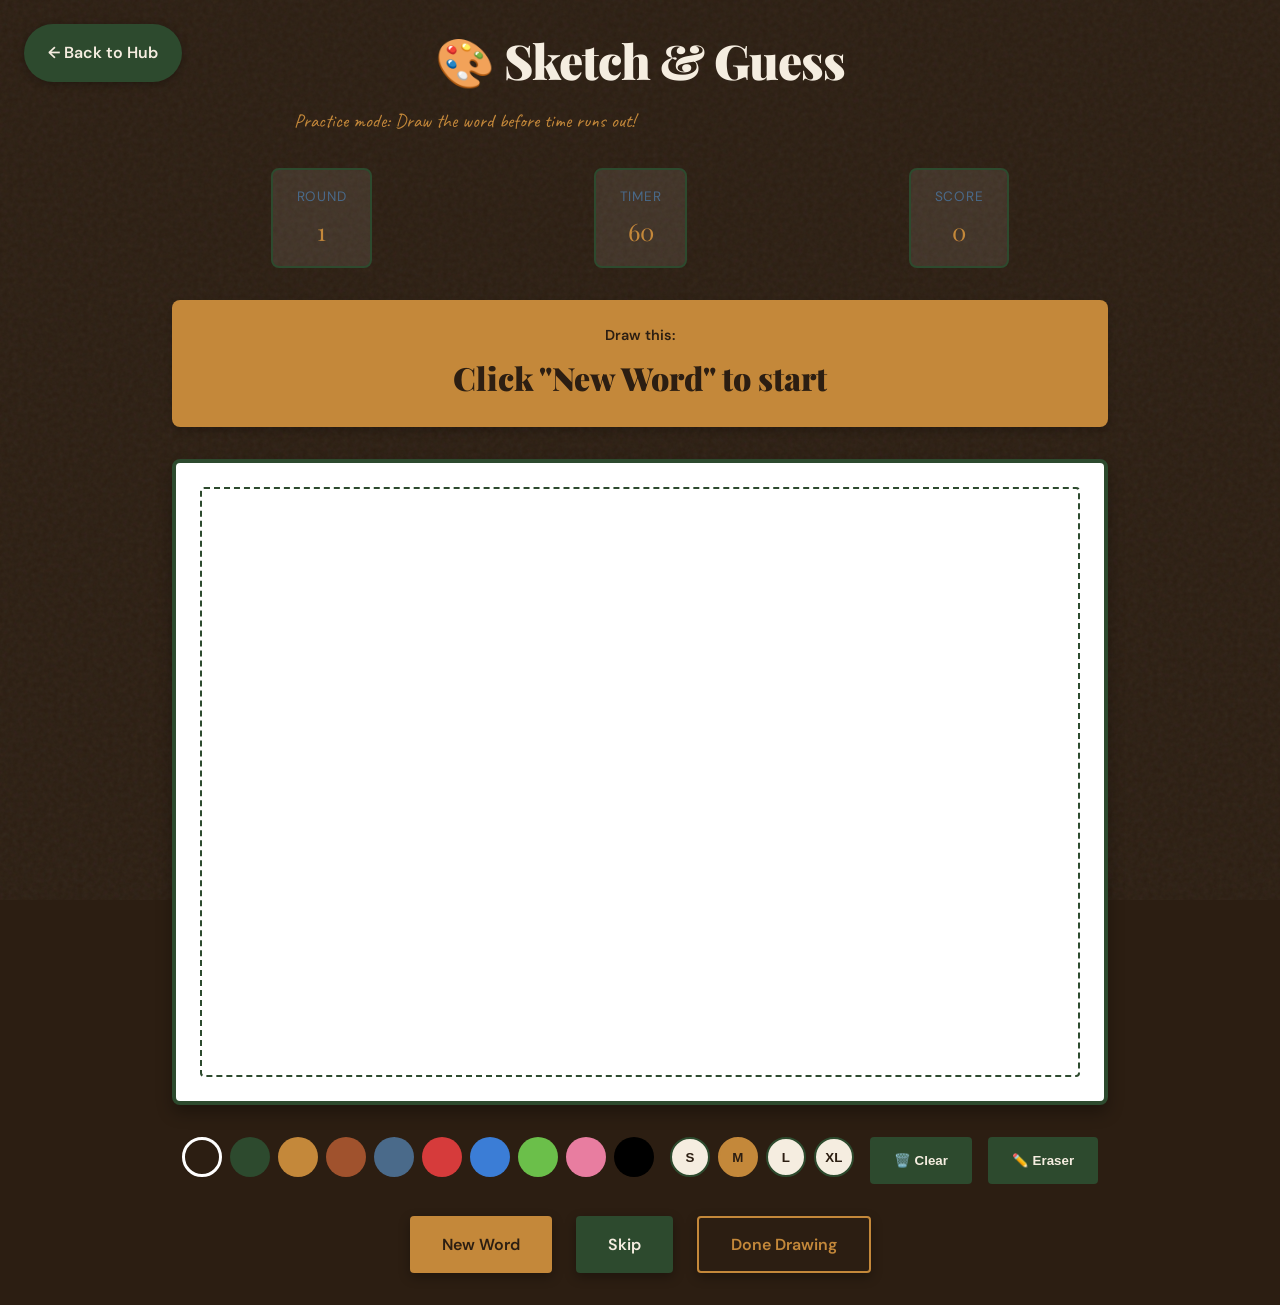
<file: sketch.html>
<!DOCTYPE html>
<html lang="en">
<head>
  <meta charset="UTF-8">
  <meta name="viewport" content="width=device-width, initial-scale=1.0">
  <title>Sketch & Guess – G & E</title>
  <link rel="preconnect" href="https://fonts.googleapis.com">
  <link rel="preconnect" href="https://fonts.gstatic.com" crossorigin>
  <link href="https://fonts.googleapis.com/css2?family=Playfair+Display:wght@900&family=DM+Sans:wght@400;600;700&family=Caveat:wght@400;700&display=swap" rel="stylesheet">
  <link rel="stylesheet" href="styles.css">
  <style>
    .sketch-page {
      padding: var(--spacing-lg);
      max-width: 1000px;
      margin: 0 auto;
    }

    .game-header {
      text-align: center;
      margin-bottom: var(--spacing-lg);
    }

    .game-title {
      font-family: var(--font-display);
      font-size: clamp(2rem, 5vw, 3rem);
      color: var(--cream);
      margin-bottom: var(--spacing-sm);
    }

    .game-status {
      display: flex;
      justify-content: space-around;
      flex-wrap: wrap;
      gap: var(--spacing-md);
      margin-bottom: var(--spacing-lg);
    }

    .status-item {
      background: rgba(245, 237, 224, 0.1);
      border: 2px solid var(--forest);
      border-radius: 8px;
      padding: var(--spacing-sm) var(--spacing-md);
      text-align: center;
    }

    .status-label {
      font-size: 0.85rem;
      color: var(--denim);
      text-transform: uppercase;
      letter-spacing: 0.05em;
    }

    .status-value {
      font-family: var(--font-display);
      font-size: 1.5rem;
      color: var(--amber);
      margin-top: 4px;
    }

    .canvas-container {
      background: white;
      border: 4px solid var(--forest);
      border-radius: 8px;
      padding: var(--spacing-md);
      margin-bottom: var(--spacing-lg);
      box-shadow: 0 8px 16px rgba(0, 0, 0, 0.3);
    }

    #drawingCanvas {
      display: block;
      width: 100%;
      border: 2px dashed var(--forest);
      border-radius: 4px;
      cursor: crosshair;
      touch-action: none;
    }

    .controls {
      display: flex;
      flex-wrap: wrap;
      gap: var(--spacing-sm);
      justify-content: center;
      margin-bottom: var(--spacing-lg);
    }

    .color-palette {
      display: flex;
      gap: var(--spacing-xs);
      flex-wrap: wrap;
    }

    .color-btn {
      width: 40px;
      height: 40px;
      border: 3px solid transparent;
      border-radius: 50%;
      cursor: pointer;
      transition: var(--transition-smooth);
    }

    .color-btn:hover {
      transform: scale(1.15);
      border-color: white;
    }

    .color-btn.active {
      border-color: white;
      box-shadow: 0 0 0 2px var(--espresso);
    }

    .brush-sizes {
      display: flex;
      gap: var(--spacing-xs);
    }

    .size-btn {
      width: 40px;
      height: 40px;
      border: 2px solid var(--forest);
      background: var(--cream);
      border-radius: 50%;
      cursor: pointer;
      display: flex;
      align-items: center;
      justify-content: center;
      transition: var(--transition-smooth);
      font-weight: bold;
      color: var(--espresso);
    }

    .size-btn:hover {
      transform: scale(1.1);
      background: var(--amber);
    }

    .size-btn.active {
      background: var(--amber);
      border-color: var(--amber);
    }

    .tool-btn {
      padding: var(--spacing-sm) var(--spacing-md);
      background: var(--forest);
      color: var(--cream);
      border: none;
      border-radius: 4px;
      cursor: pointer;
      font-weight: 600;
      transition: var(--transition-smooth);
    }

    .tool-btn:hover {
      background: var(--amber);
      color: var(--espresso);
      transform: translateY(-2px);
    }

    .word-display {
      background: var(--amber);
      color: var(--espresso);
      padding: var(--spacing-md) var(--spacing-lg);
      border-radius: 8px;
      text-align: center;
      margin-bottom: var(--spacing-lg);
      box-shadow: 0 4px 8px rgba(0, 0, 0, 0.2);
    }

    .word-label {
      font-size: 0.9rem;
      font-weight: 600;
      margin-bottom: 4px;
    }

    .current-word {
      font-family: var(--font-display);
      font-size: 2rem;
      font-weight: 900;
    }

    .action-buttons {
      display: flex;
      gap: var(--spacing-md);
      justify-content: center;
      flex-wrap: wrap;
    }

    @media (max-width: 768px) {
      .controls {
        flex-direction: column;
        align-items: stretch;
      }

      .color-palette,
      .brush-sizes {
        justify-content: center;
      }
    }
  </style>
</head>
<body>
  <a href="hub.html" class="nav-back">← Back to Hub</a>

  <div class="sketch-page">
    <div class="game-header">
      <h1 class="game-title">🎨 Sketch & Guess</h1>
      <p style="color: var(--amber); font-family: var(--font-handwritten); font-size: 1.2rem;">
        Practice mode: Draw the word before time runs out!
      </p>
    </div>

    <div class="game-status">
      <div class="status-item">
        <div class="status-label">Round</div>
        <div class="status-value" id="roundNumber">1</div>
      </div>
      <div class="status-item">
        <div class="status-label">Timer</div>
        <div class="status-value" id="timer">60</div>
      </div>
      <div class="status-item">
        <div class="status-label">Score</div>
        <div class="status-value" id="score">0</div>
      </div>
    </div>

    <div class="word-display">
      <div class="word-label">Draw this:</div>
      <div class="current-word" id="currentWord">Click "New Word" to start</div>
    </div>

    <div class="canvas-container">
      <canvas id="drawingCanvas" width="800" height="600"></canvas>
    </div>

    <div class="controls">
      <div class="color-palette" id="colorPalette">
        <!-- Colors will be added by JS -->
      </div>
      <div class="brush-sizes">
        <button class="size-btn" data-size="2" title="Thin">S</button>
        <button class="size-btn active" data-size="5" title="Medium">M</button>
        <button class="size-btn" data-size="10" title="Thick">L</button>
        <button class="size-btn" data-size="20" title="Very Thick">XL</button>
      </div>
      <button class="tool-btn" onclick="clearCanvas()">🗑️ Clear</button>
      <button class="tool-btn" onclick="toggleEraser()">
        <span id="eraserText">✏️ Eraser</span>
      </button>
    </div>

    <div class="action-buttons">
      <button class="btn btn-primary" onclick="newWord()">New Word</button>
      <button class="btn btn-secondary" onclick="skipWord()">Skip</button>
      <button class="btn btn-ghost" onclick="finishRound()">Done Drawing</button>
    </div>
  </div>

  <script src="sketch.js"></script>
</body>
</html>
</file>
<file: styles.css>
/* G&E Long-Distance Games - Brand System */

/* === CSS CUSTOM PROPERTIES === */
:root {
  /* Primary Colors */
  --espresso: #2C1E12;
  --forest: #2D4A2E;
  --amber: #C4883A;
  --rust: #A0522D;
  --cream: #F5EDE0;
  --denim: #4A6A8A;
  
  /* Accent Colors (use sparingly) */
  --popsicle-red: #D63B3B;
  --bomb-pop-blue: #3B7DD6;
  --warhead-green: #6BBF4A;
  --bubblegum: #E87DA0;
  
  /* Typography */
  --font-display: 'Playfair Display', serif;
  --font-body: 'DM Sans', sans-serif;
  --font-handwritten: 'Caveat', cursive;
  
  /* Spacing */
  --spacing-xs: 0.5rem;
  --spacing-sm: 1rem;
  --spacing-md: 1.5rem;
  --spacing-lg: 2rem;
  --spacing-xl: 3rem;
  
  /* Transitions */
  --transition-smooth: all 0.3s cubic-bezier(0.4, 0, 0.2, 1);
  --transition-bounce: all 0.5s cubic-bezier(0.68, -0.55, 0.265, 1.55);
}

/* === GLOBAL RESETS === */
* {
  margin: 0;
  padding: 0;
  box-sizing: border-box;
}

html {
  font-size: 16px;
  -webkit-font-smoothing: antialiased;
  -moz-osx-font-smoothing: grayscale;
}

body {
  font-family: var(--font-body);
  background-color: var(--espresso);
  color: var(--cream);
  line-height: 1.6;
  overflow-x: hidden;
  position: relative;
}

/* Aged Paper Texture Overlay */
body::before {
  content: '';
  position: fixed;
  top: 0;
  left: 0;
  width: 100%;
  height: 100%;
  background-image: 
    url('data:image/svg+xml;utf8,<svg viewBox="0 0 200 200" xmlns="http://www.w3.org/2000/svg"><filter id="noise"><feTurbulence type="fractalNoise" baseFrequency="0.9" numOctaves="4" stitchTiles="stitch"/></filter><rect width="100%" height="100%" filter="url(%23noise)" opacity="0.15"/></svg>');
  opacity: 0.4;
  pointer-events: none;
  z-index: 1;
}

body > * {
  position: relative;
  z-index: 2;
}

/* === TYPOGRAPHY === */
h1, h2, h3, h4, h5, h6 {
  font-family: var(--font-display);
  font-weight: 900;
  line-height: 1.2;
  color: var(--cream);
}

h1 {
  font-size: clamp(2.5rem, 8vw, 5rem);
  letter-spacing: -0.02em;
}

h2 {
  font-size: clamp(2rem, 6vw, 3.5rem);
}

h3 {
  font-size: clamp(1.5rem, 4vw, 2rem);
}

.handwritten {
  font-family: var(--font-handwritten);
  font-size: 1.2em;
  color: var(--amber);
}

p {
  margin-bottom: var(--spacing-md);
  max-width: 65ch;
}

/* === BUTTONS === */
.btn {
  display: inline-block;
  padding: var(--spacing-sm) var(--spacing-lg);
  font-family: var(--font-body);
  font-size: 1rem;
  font-weight: 600;
  text-decoration: none;
  text-align: center;
  border: none;
  border-radius: 4px;
  cursor: pointer;
  transition: var(--transition-smooth);
  box-shadow: 0 4px 12px rgba(0, 0, 0, 0.3);
  position: relative;
  overflow: hidden;
}

.btn::before {
  content: '';
  position: absolute;
  top: 50%;
  left: 50%;
  width: 0;
  height: 0;
  border-radius: 50%;
  background: rgba(255, 255, 255, 0.2);
  transform: translate(-50%, -50%);
  transition: width 0.6s, height 0.6s;
}

.btn:hover::before {
  width: 300px;
  height: 300px;
}

.btn-primary {
  background-color: var(--amber);
  color: var(--espresso);
}

.btn-primary:hover {
  background-color: var(--rust);
  transform: translateY(-2px);
  box-shadow: 0 6px 20px rgba(196, 136, 58, 0.4);
}

.btn-secondary {
  background-color: var(--forest);
  color: var(--cream);
}

.btn-secondary:hover {
  background-color: var(--denim);
  transform: translateY(-2px);
}

.btn-ghost {
  background: transparent;
  color: var(--amber);
  border: 2px solid var(--amber);
}

.btn-ghost:hover {
  background-color: var(--amber);
  color: var(--espresso);
}

/* === CONTAINERS === */
.container {
  max-width: 1200px;
  margin: 0 auto;
  padding: var(--spacing-md);
}

.page-wrapper {
  min-height: 100vh;
  display: flex;
  flex-direction: column;
  align-items: center;
  justify-content: center;
  padding: var(--spacing-lg);
}

/* === CARDS === */
.card {
  background-color: var(--cream);
  color: var(--espresso);
  border-radius: 8px;
  padding: var(--spacing-lg);
  box-shadow: 
    0 4px 6px rgba(0, 0, 0, 0.1),
    0 8px 16px rgba(0, 0, 0, 0.2);
  transition: var(--transition-smooth);
  position: relative;
}

.card::before {
  content: '';
  position: absolute;
  top: 0;
  left: 0;
  right: 0;
  bottom: 0;
  background: 
    repeating-linear-gradient(
      0deg,
      transparent,
      transparent 19px,
      rgba(44, 30, 18, 0.03) 19px,
      rgba(44, 30, 18, 0.03) 20px
    );
  pointer-events: none;
  border-radius: 8px;
}

.card:hover {
  transform: translateY(-4px);
  box-shadow: 
    0 8px 12px rgba(0, 0, 0, 0.15),
    0 16px 32px rgba(0, 0, 0, 0.25);
}

/* Specimen Cabinet Style Cards */
.specimen-card {
  background: linear-gradient(145deg, var(--cream) 0%, #EDE5D8 100%);
  border: 3px solid var(--forest);
  border-radius: 4px;
  padding: var(--spacing-lg);
  position: relative;
  transition: var(--transition-bounce);
}

.specimen-card::after {
  content: '';
  position: absolute;
  top: 8px;
  left: 8px;
  right: 8px;
  bottom: 8px;
  border: 1px dashed rgba(45, 74, 46, 0.3);
  pointer-events: none;
}

.specimen-card:hover {
  transform: translateY(-8px) rotate(0.5deg);
  box-shadow: 0 12px 24px rgba(0, 0, 0, 0.3);
}

/* Field Note Card Style */
.field-note-card {
  background: var(--cream);
  border-left: 4px solid var(--amber);
  padding: var(--spacing-md);
  margin: var(--spacing-md) 0;
  position: relative;
  box-shadow: 2px 2px 8px rgba(0, 0, 0, 0.2);
}

.field-note-card.level-1 {
  border-left-color: var(--amber);
}

.field-note-card.level-2 {
  border-left-color: var(--forest);
}

.field-note-card.level-3 {
  border-left-color: var(--rust);
}

/* === ANIMATIONS === */
@keyframes fadeIn {
  from {
    opacity: 0;
    transform: translateY(20px);
  }
  to {
    opacity: 1;
    transform: translateY(0);
  }
}

@keyframes slideInFromRight {
  from {
    opacity: 0;
    transform: translateX(50px);
  }
  to {
    opacity: 1;
    transform: translateX(0);
  }
}

@keyframes cardFlip {
  0% {
    transform: rotateY(0deg);
  }
  50% {
    transform: rotateY(90deg);
  }
  100% {
    transform: rotateY(0deg);
  }
}

@keyframes pulse {
  0%, 100% {
    transform: scale(1);
  }
  50% {
    transform: scale(1.05);
  }
}

.fade-in {
  animation: fadeIn 0.8s ease-out forwards;
}

.slide-in-right {
  animation: slideInFromRight 0.8s ease-out forwards;
}

/* === FORM ELEMENTS === */
input[type="text"],
input[type="password"],
input[type="number"],
textarea {
  width: 100%;
  padding: var(--spacing-sm);
  font-family: var(--font-body);
  font-size: 1rem;
  background-color: var(--cream);
  color: var(--espresso);
  border: 2px solid var(--forest);
  border-radius: 4px;
  transition: var(--transition-smooth);
}

input:focus,
textarea:focus {
  outline: none;
  border-color: var(--amber);
  box-shadow: 0 0 0 3px rgba(196, 136, 58, 0.2);
}

label {
  display: block;
  margin-bottom: var(--spacing-xs);
  font-weight: 600;
  color: var(--cream);
}

/* === NAVIGATION === */
.nav-back {
  position: fixed;
  top: var(--spacing-md);
  left: var(--spacing-md);
  z-index: 100;
  background-color: var(--forest);
  color: var(--cream);
  padding: var(--spacing-sm) var(--spacing-md);
  border-radius: 50px;
  text-decoration: none;
  font-weight: 600;
  display: flex;
  align-items: center;
  gap: var(--spacing-xs);
  transition: var(--transition-smooth);
  box-shadow: 0 2px 8px rgba(0, 0, 0, 0.3);
}

.nav-back:hover {
  background-color: var(--amber);
  color: var(--espresso);
  transform: translateX(-4px);
}

/* === GRID LAYOUTS === */
.game-grid {
  display: grid;
  grid-template-columns: repeat(auto-fit, minmax(280px, 1fr));
  gap: var(--spacing-lg);
  margin: var(--spacing-xl) 0;
}

/* === UTILITY CLASSES === */
.text-center {
  text-align: center;
}

.mt-sm { margin-top: var(--spacing-sm); }
.mt-md { margin-top: var(--spacing-md); }
.mt-lg { margin-top: var(--spacing-lg); }
.mt-xl { margin-top: var(--spacing-xl); }

.mb-sm { margin-bottom: var(--spacing-sm); }
.mb-md { margin-bottom: var(--spacing-md); }
.mb-lg { margin-bottom: var(--spacing-lg); }
.mb-xl { margin-bottom: var(--spacing-xl); }

/* === RESPONSIVE === */
@media (max-width: 768px) {
  :root {
    font-size: 14px;
  }
  
  .page-wrapper {
    padding: var(--spacing-sm);
  }
  
  .game-grid {
    grid-template-columns: 1fr;
    gap: var(--spacing-md);
  }
}

/* === POLAROID STYLES === */
.polaroid {
  background: white;
  padding: 12px;
  padding-bottom: 48px;
  box-shadow: 0 4px 8px rgba(0, 0, 0, 0.3);
  display: inline-block;
  position: relative;
  transition: var(--transition-smooth);
}

.polaroid img {
  width: 100%;
  display: block;
}

.polaroid-caption {
  font-family: var(--font-handwritten);
  color: #333;
  text-align: center;
  margin-top: 8px;
  font-size: 1.2rem;
}

.polaroid:hover {
  transform: scale(1.05) rotate(0deg) !important;
  box-shadow: 0 8px 16px rgba(0, 0, 0, 0.4);
  z-index: 10;
}
</file>
